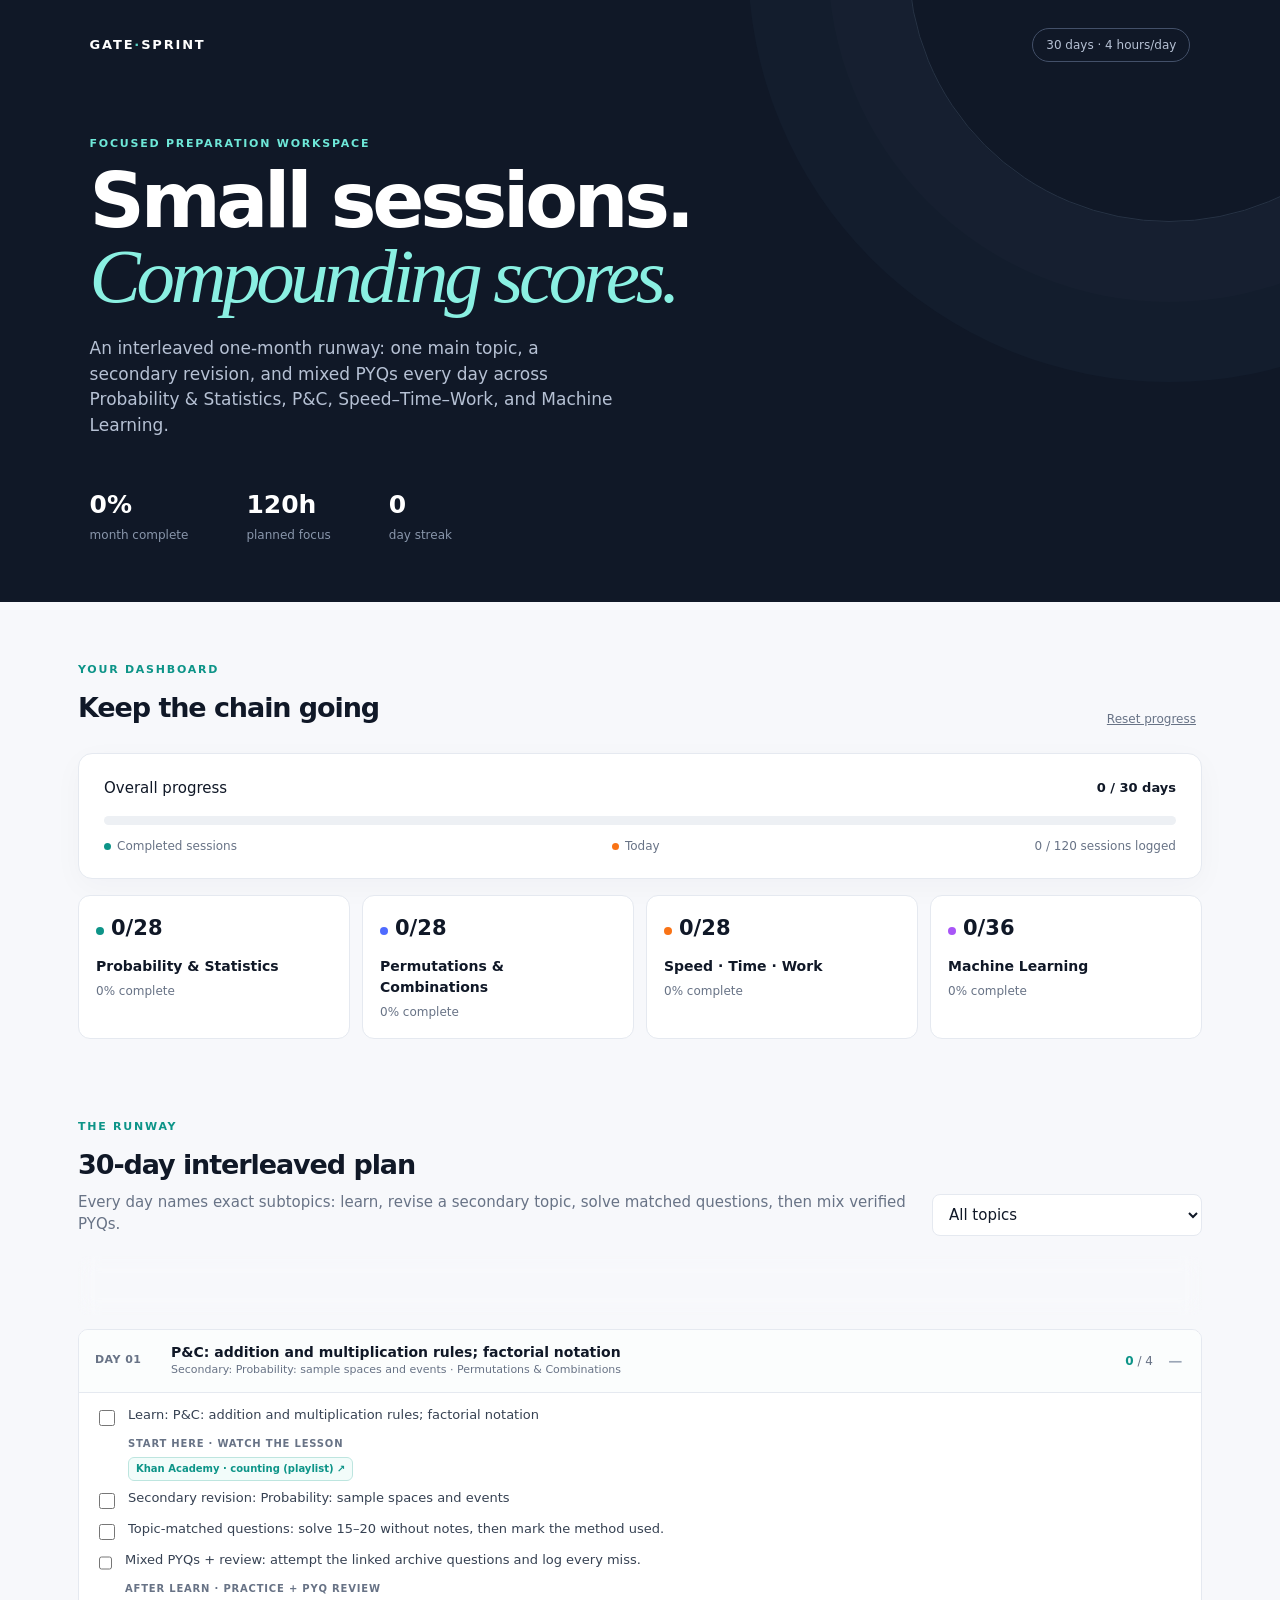
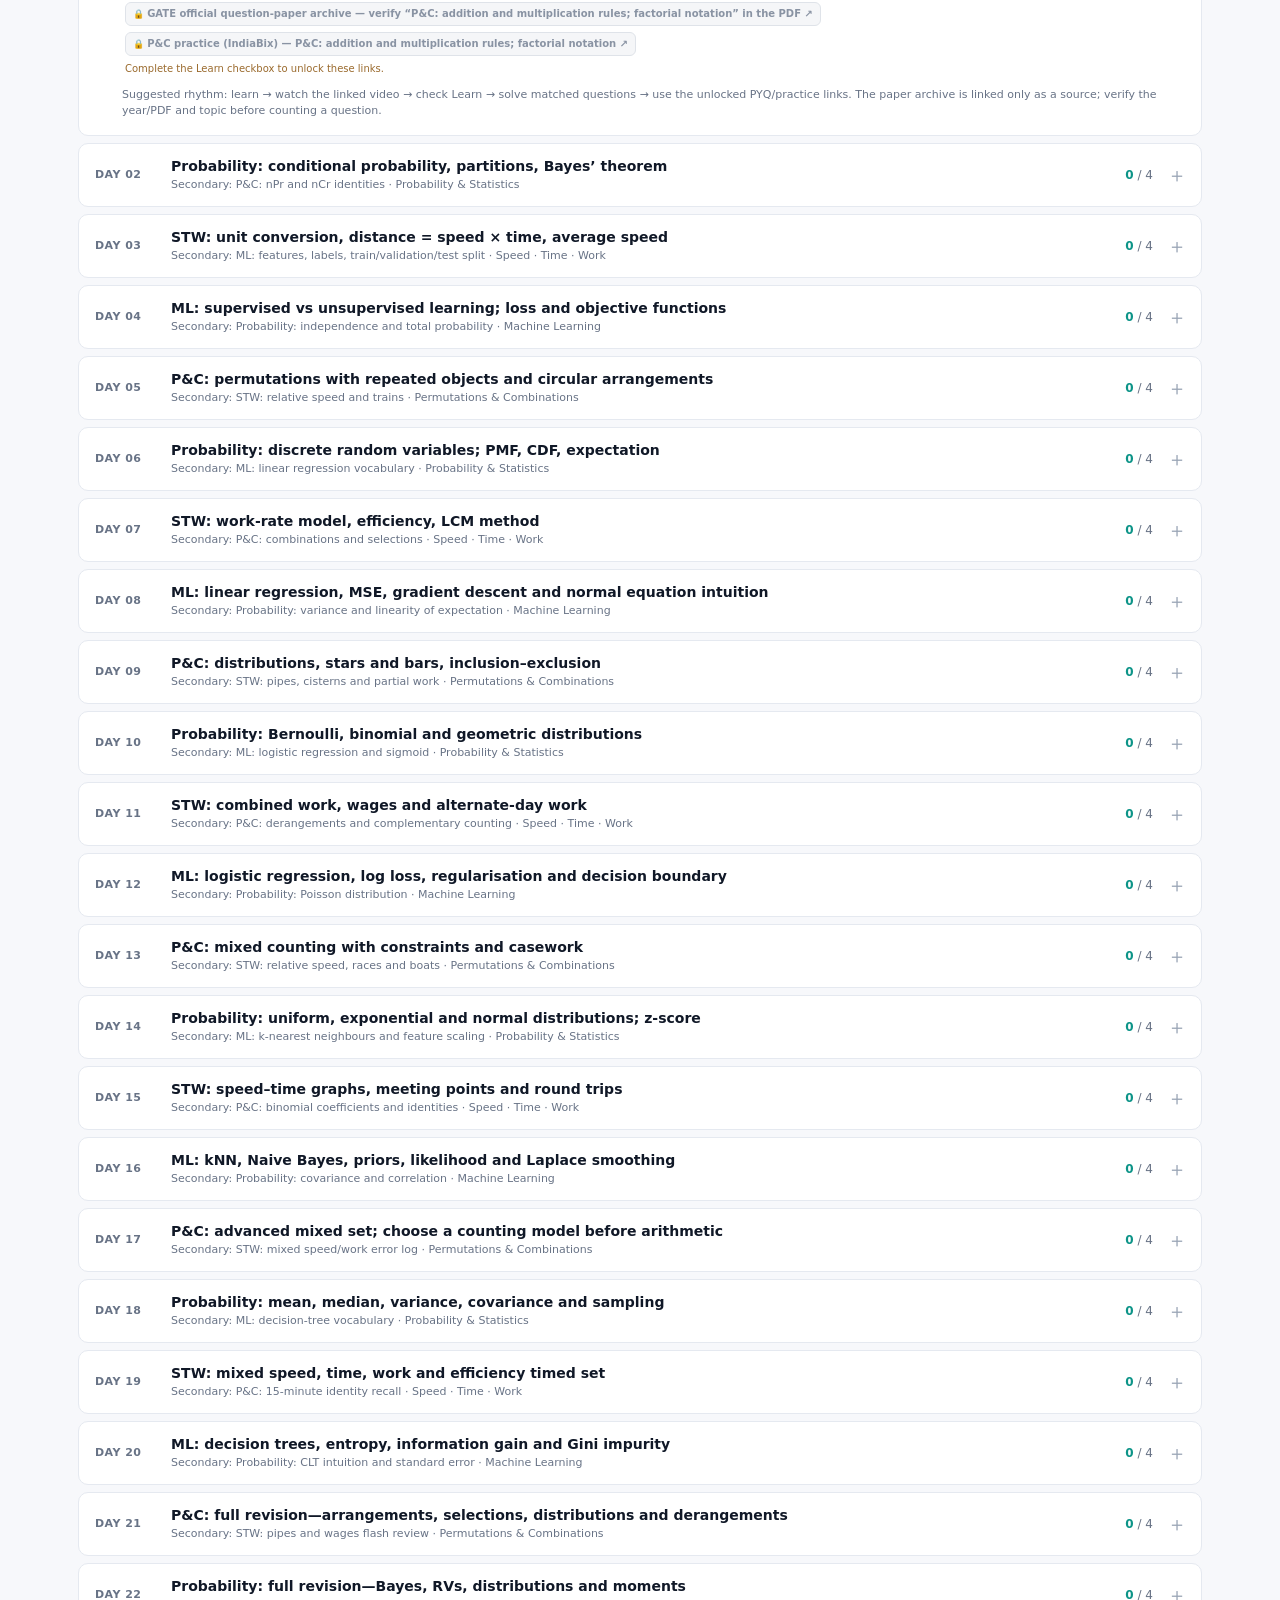
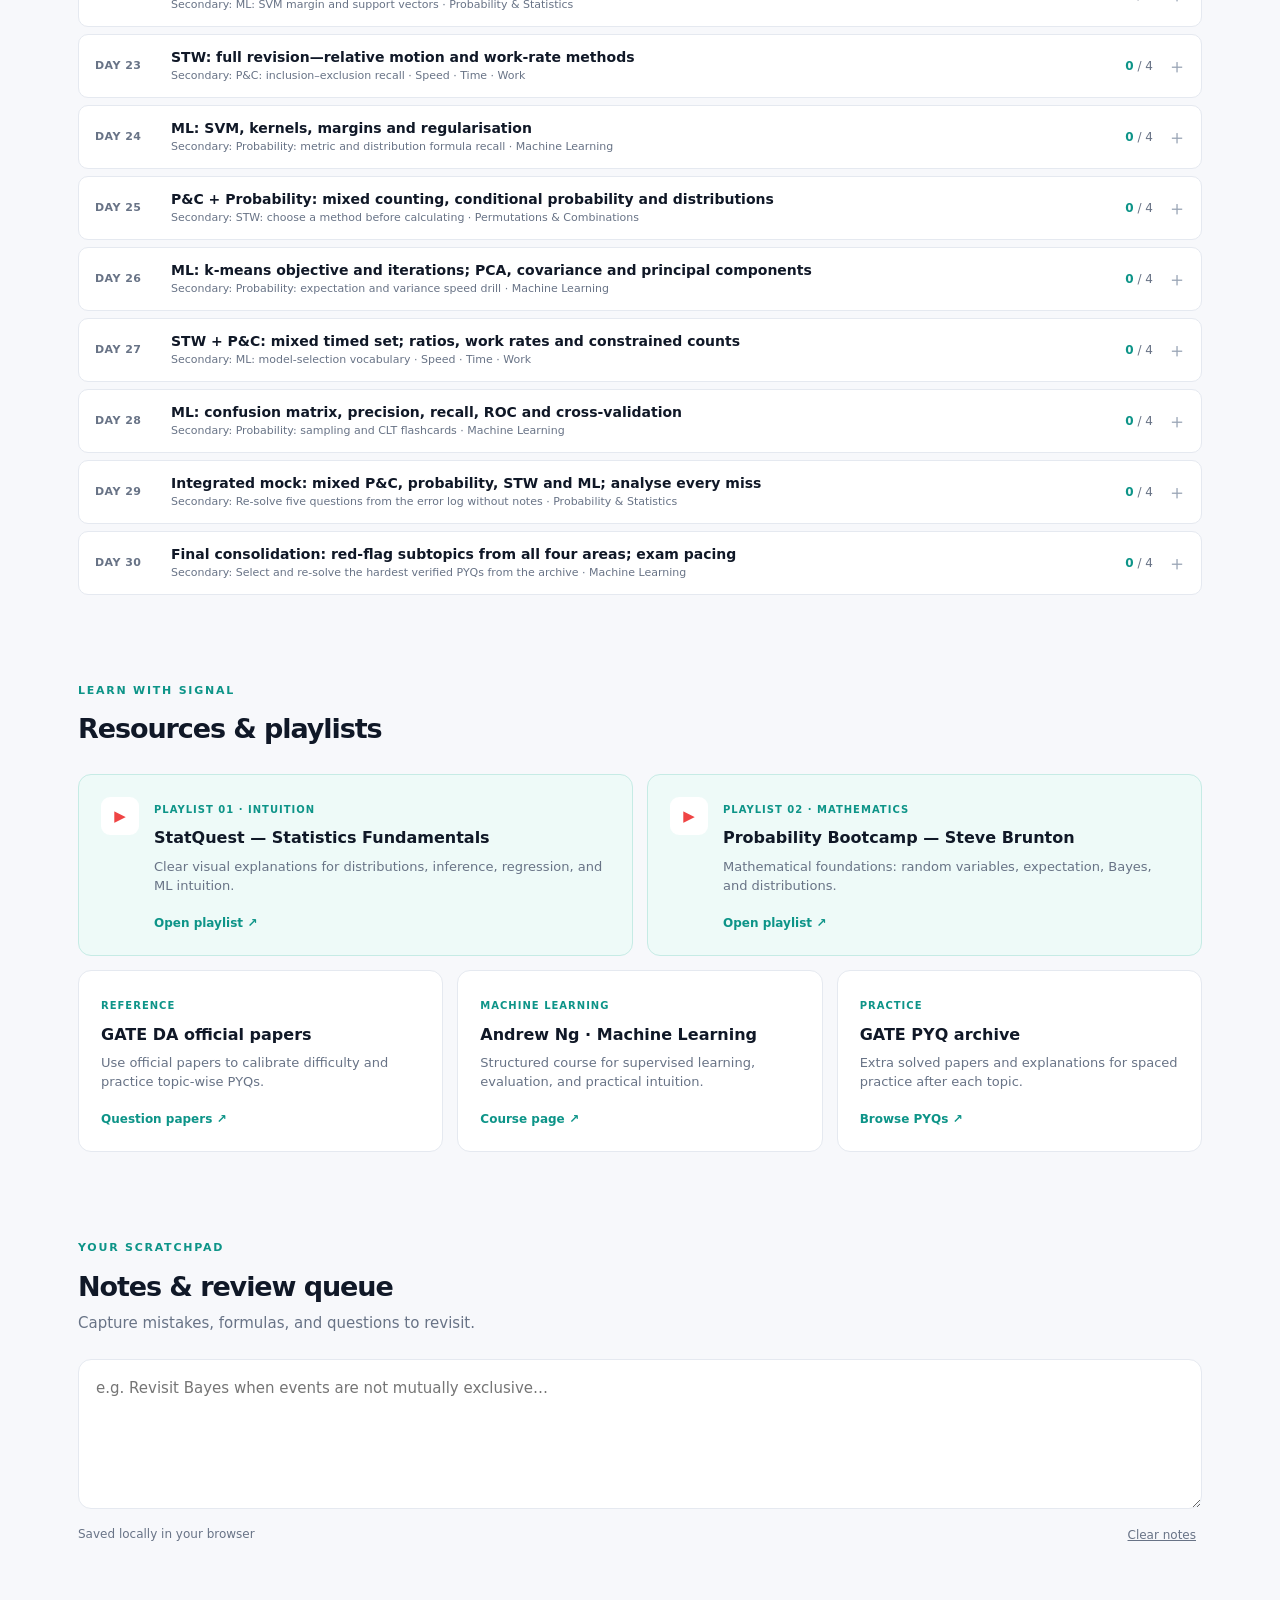
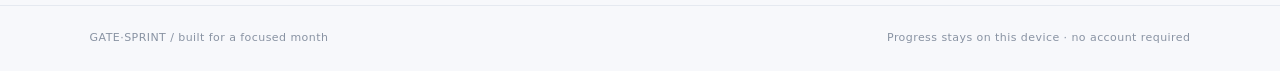
<file: index.html>
<!doctype html>
<html lang="en">
<head>
  <meta charset="utf-8">
  <meta name="viewport" content="width=device-width, initial-scale=1">
  <meta name="theme-color" content="#101827">
  <title>GATE Sprint · One-month study tracker</title>
  <link rel="stylesheet" href="styles.css">
</head>
<body>
  <header class="hero">
    <nav><span class="brand">GATE<span>·</span>SPRINT</span><span class="pill">30 days · 4 hours/day</span></nav>
    <div class="hero-copy">
      <p class="eyebrow">Focused preparation workspace</p>
      <h1>Small sessions.<br><em>Compounding scores.</em></h1>
      <p class="lede">An interleaved one-month runway: one main topic, a secondary revision, and mixed PYQs every day across Probability &amp; Statistics, P&amp;C, Speed–Time–Work, and Machine Learning.</p>
    </div>
    <div class="hero-stats"><div><strong id="heroDone">0%</strong><span>month complete</span></div><div><strong>120h</strong><span>planned focus</span></div><div><strong id="heroStreak">0</strong><span>day streak</span></div></div>
  </header>

  <main>
    <section class="dashboard">
      <div class="section-heading"><div><p class="eyebrow">Your dashboard</p><h2>Keep the chain going</h2></div><button id="resetBtn" class="text-btn">Reset progress</button></div>
      <div class="progress-card">
        <div class="progress-top"><span>Overall progress</span><strong id="overallLabel">0 / 30 days</strong></div>
        <div class="bar"><i id="overallBar"></i></div>
        <div class="legend"><span><i class="dot teal"></i>Completed sessions</span><span><i class="dot orange"></i>Today</span><span id="hoursLabel">0 / 120 hours logged</span></div>
      </div>
      <div class="topic-grid" id="topicSummary"></div>
    </section>

    <section class="tracker-section">
      <div class="section-heading">
        <div><p class="eyebrow">The runway</p><h2>30-day interleaved plan</h2><p class="subtle">Every day names exact subtopics: learn, revise a secondary topic, solve matched questions, then mix verified PYQs.</p></div>
        <select id="topicFilter" aria-label="Filter by topic"><option value="all">All topics</option><option value="probability">Probability &amp; Statistics</option><option value="pnc">Permutations &amp; Combinations</option><option value="stw">Speed · Time · Work</option><option value="ml">Machine Learning</option></select>
      </div>
      <div class="sticky-progress" aria-label="Plan progress">
        <div><strong id="stickyLabel">0 / 30 days</strong><span id="stickyHint">Start with Day 01</span></div>
        <div class="sticky-actions"><button id="nextDayBtn" type="button">Open next day</button><a href="#resources">Resources</a></div>
      </div>
      <div id="dayList" class="day-list"></div>
    </section>

    <section class="resources" id="resources">
      <div class="section-heading"><div><p class="eyebrow">Learn with signal</p><h2>Resources &amp; playlists</h2></div></div>
      <div class="resource-grid">
        <article class="resource featured"><div class="resource-icon">▶</div><div><span class="tag">Playlist 01 · intuition</span><h3>StatQuest — Statistics Fundamentals</h3><p>Clear visual explanations for distributions, inference, regression, and ML intuition.</p><a href="https://www.youtube.com/playlist?list=PLblh5JKOoLUK0FLuzwntyYI10UQFUhsY9" target="_blank" rel="noopener">Open playlist ↗</a></div></article>
        <article class="resource featured"><div class="resource-icon">▶</div><div><span class="tag">Playlist 02 · mathematics</span><h3>Probability Bootcamp — Steve Brunton</h3><p>Mathematical foundations: random variables, expectation, Bayes, and distributions.</p><a href="https://www.youtube.com/playlist?list=PLMrJAkhIeNNR3sNYvfgiKgcStwuPSts9V" target="_blank" rel="noopener">Open playlist ↗</a></div></article>
        <article class="resource"><span class="tag">Reference</span><h3>GATE DA official papers</h3><p>Use official papers to calibrate difficulty and practice topic-wise PYQs.</p><a href="https://gate2025.iitr.ac.in/question-papers.html" target="_blank" rel="noopener">Question papers ↗</a></article>
        <article class="resource"><span class="tag">Machine learning</span><h3>Andrew Ng · Machine Learning</h3><p>Structured course for supervised learning, evaluation, and practical intuition.</p><a href="https://www.coursera.org/specializations/machine-learning-introduction" target="_blank" rel="noopener">Course page ↗</a></article>
        <article class="resource"><span class="tag">Practice</span><h3>GATE PYQ archive</h3><p>Extra solved papers and explanations for spaced practice after each topic.</p><a href="https://www.geeksforgeeks.org/gate/gate-previous-year-question-paper/" target="_blank" rel="noopener">Browse PYQs ↗</a></article>
      </div>
    </section>

    <section class="notes-section">
      <div class="section-heading"><div><p class="eyebrow">Your scratchpad</p><h2>Notes &amp; review queue</h2><p class="subtle">Capture mistakes, formulas, and questions to revisit.</p></div></div>
      <textarea id="notes" placeholder="e.g. Revisit Bayes when events are not mutually exclusive…"></textarea>
      <div class="notes-footer"><span id="saveStatus">Saved locally in your browser</span><button id="clearNotes" class="text-btn">Clear notes</button></div>
    </section>
  </main>
  <footer><span>GATE·SPRINT / built for a focused month</span><span>Progress stays on this device · no account required</span></footer>
  <script src="app.js"></script>
</body>
</html>
</file>
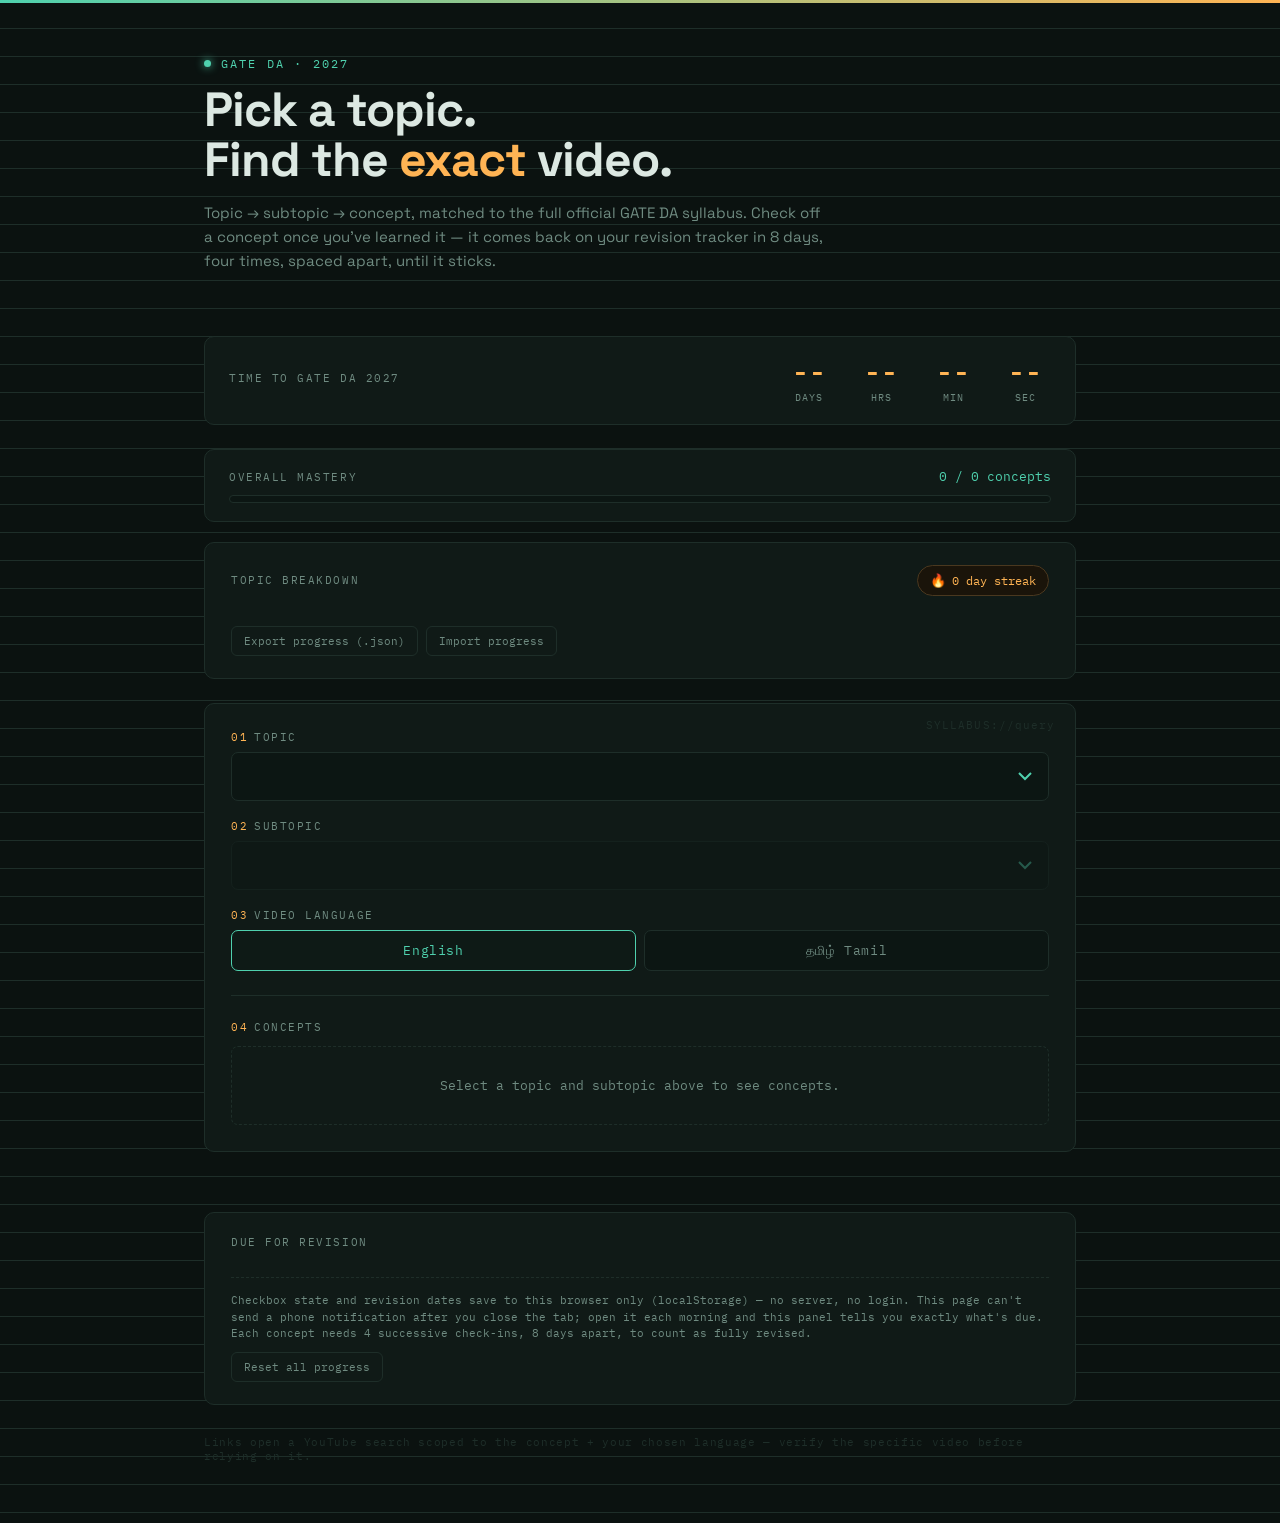
<file: html.html>
<!DOCTYPE html>
<html lang="en">
<head>
<meta charset="UTF-8">
<meta name="viewport" content="width=device-width, initial-scale=1.0">
<title>GATE DA — Syllabus Navigator</title>
<meta name="description" content="Topic-wise GATE Data Science & AI syllabus navigator with concept-level video search, English/Tamil toggle, spaced-repetition revision tracker, and live exam countdown.">
<meta property="og:title" content="GATE DA — Syllabus Navigator">
<meta property="og:description" content="Full GATE DA syllabus, broken into topic → subtopic → concept, each linked to a targeted video search. Built-in spaced-repetition revision tracker and countdown to GATE 2027.">
<meta property="og:type" content="website">
<meta name="theme-color" content="#0b1210">
<link rel="icon" href="data:image/svg+xml,%3Csvg xmlns='http://www.w3.org/2000/svg' viewBox='0 0 32 32'%3E%3Crect width='32' height='32' rx='7' fill='%23101a17'/%3E%3Ccircle cx='16' cy='16' r='7' fill='none' stroke='%234fd1ae' stroke-width='2.5'/%3E%3Ccircle cx='16' cy='16' r='2.5' fill='%23ffb454'/%3E%3C/svg%3E">
<style>
  @import url('https://fonts.googleapis.com/css2?family=IBM+Plex+Mono:wght@400;500;600;700&family=Space+Grotesk:wght@400;500;600;700&display=swap');

  :root{
    --bg: #0b1210;
    --panel: #101a17;
    --line: #1e2e29;
    --text: #dce8e2;
    --dim: #6f8b81;
    --signal: #ffb454;
    --danger: #ff6b6b;
    --wire: #4fd1ae;
  }

  *{ box-sizing: border-box; }

  body{
    margin:0;
    background:
      linear-gradient(var(--line) 1px, transparent 1px) 0 0/100% 28px,
      var(--bg);
    color: var(--text);
    font-family: 'Space Grotesk', sans-serif;
    min-height: 100vh;
  }

  .rail{
    position: fixed; top:0; left:0; right:0; height:3px;
    background: linear-gradient(90deg, var(--wire), var(--signal), var(--wire));
    background-size: 200% 100%;
    animation: flow 6s linear infinite;
  }
  @keyframes flow{ to{ background-position: -200% 0; } }
  @media (prefers-reduced-motion: reduce){ .rail{ animation:none; } }

  header{ max-width: 920px; margin: 0 auto; padding: 56px 24px 24px; }

  .eyebrow{
    font-family:'IBM Plex Mono', monospace;
    font-size: 12px; letter-spacing: .18em; color: var(--wire);
    text-transform: uppercase; margin-bottom: 14px;
    display:flex; align-items:center; gap:10px;
  }
  .eyebrow::before{
    content:""; width:7px; height:7px; border-radius:50%;
    background: var(--wire); box-shadow: 0 0 8px var(--wire);
  }

  h1{
    font-size: clamp(30px, 5vw, 48px);
    line-height: 1.05; margin: 0 0 12px;
    font-weight: 700; letter-spacing: -0.02em;
  }
  h1 span{ color: var(--signal); }

  .sub{ color: var(--dim); max-width: 62ch; font-size: 15px; line-height: 1.6; }

  .countdown{ max-width: 920px; margin: 24px auto 0; padding: 0 24px; }
  .countdown-panel{
    background: var(--panel); border: 1px solid var(--line); border-radius: 10px;
    padding: 20px 24px; display: flex; align-items: center; justify-content: space-between;
    flex-wrap: wrap; gap: 16px;
  }
  .countdown-label{
    font-family:'IBM Plex Mono', monospace; font-size: 11px;
    letter-spacing: .14em; text-transform: uppercase; color: var(--dim);
  }
  .countdown-label .date{ display:block; color: var(--wire); font-size: 12px; margin-top: 4px; }
  .countdown-units{ display:flex; gap: 20px; }
  .unit{ text-align:center; min-width: 52px; }
  .unit .num{
    font-family:'IBM Plex Mono', monospace; font-size: 28px; font-weight: 600;
    color: var(--signal); line-height: 1; font-variant-numeric: tabular-nums;
  }
  .unit .lbl{
    font-family:'IBM Plex Mono', monospace; font-size: 10px; letter-spacing: .1em;
    text-transform: uppercase; color: var(--dim); margin-top: 6px;
  }

  main{ max-width: 920px; margin: 0 auto; padding: 24px 24px 40px; }

  .console{
    background: var(--panel); border: 1px solid var(--line); border-radius: 10px;
    padding: 26px; position: relative; overflow: hidden;
  }
  .console::before{
    content: "SYLLABUS://query";
    position:absolute; top:14px; right:20px;
    font-family:'IBM Plex Mono', monospace; font-size: 10.5px;
    letter-spacing: .1em; color: var(--line);
  }

  .field{ margin-bottom: 18px; }
  .field label{
    display:block; font-family:'IBM Plex Mono', monospace; font-size: 11px;
    letter-spacing: .14em; text-transform: uppercase; color: var(--dim); margin-bottom: 8px;
  }
  .field label .n{ color: var(--signal); margin-right: 6px; }

  select{
    width: 100%; background: #0c1613; border: 1px solid var(--line); color: var(--text);
    font-family: 'Space Grotesk', sans-serif; font-size: 16px; padding: 13px 16px;
    border-radius: 7px; appearance: none; -webkit-appearance: none; cursor: pointer;
    background-image: url("data:image/svg+xml,%3Csvg xmlns='http://www.w3.org/2000/svg' width='14' height='9' viewBox='0 0 14 9'%3E%3Cpath d='M1 1l6 6 6-6' stroke='%234fd1ae' stroke-width='2' fill='none' fill-rule='evenodd'/%3E%3C/svg%3E");
    background-repeat: no-repeat; background-position: right 16px center;
    transition: border-color .15s ease;
  }
  select:hover{ border-color: var(--wire); }
  select:focus{ outline: 2px solid var(--signal); outline-offset: 2px; }
  select:disabled{ opacity: .35; cursor: not-allowed; }

  .lang-toggle{ display:flex; gap: 8px; }
  .lang-btn{
    flex:1; background:#0c1613; border:1px solid var(--line); color: var(--dim);
    font-family:'IBM Plex Mono', monospace; font-size: 12.5px; letter-spacing:.05em;
    padding: 11px 10px; border-radius: 7px; cursor:pointer; transition: all .15s ease;
  }
  .lang-btn.active{ border-color: var(--wire); color: var(--wire); background:#0e1a16; }
  .lang-btn:hover{ border-color: var(--wire); }

  .divider{ height:1px; background: var(--line); margin: 24px 0; }

  .concepts{ display: flex; flex-direction: column; gap: 10px; }

  .concept-row{
    display:flex; align-items:center; gap: 12px;
    padding: 13px 14px; background: #0c1613; border: 1px solid var(--line);
    border-radius: 7px; opacity: 0; animation: rise .4s ease forwards;
    transition: border-color .15s ease;
  }
  .concept-row:hover{ border-color: #2a4038; }
  .concept-row.due{ border-color: var(--danger); }

  .cb{
    width: 20px; height: 20px; flex-shrink:0; border-radius: 5px;
    border: 1.5px solid var(--line); background: #0c1613; cursor: pointer;
    display:flex; align-items:center; justify-content:center; padding:0;
    color: var(--bg); font-size: 13px; font-weight:700; font-family: inherit;
    transition: all .15s ease;
  }
  .cb:hover{ border-color: var(--wire); }
  .cb.checked{ background: var(--wire); border-color: var(--wire); }

  .concept-main{ flex:1; min-width:0; }
  .concept-row .name{ font-size: 14.5px; font-weight: 500; display:block; }
  .concept-meta{
    font-family:'IBM Plex Mono', monospace; font-size: 10.5px; color: var(--dim);
    margin-top: 3px; display:flex; gap: 10px; flex-wrap:wrap;
  }
  .concept-meta .due-tag{ color: var(--danger); }
  .concept-meta .done-tag{ color: var(--wire); }

  .watch-link{
    font-family:'IBM Plex Mono', monospace; font-size: 11px; color: var(--dim);
    text-decoration:none; white-space:nowrap; flex-shrink:0;
    padding: 8px 12px; border: 1px solid var(--line); border-radius: 6px;
    transition: all .15s ease;
  }
  .watch-link:hover{ color: var(--signal); border-color: var(--signal); }

  @keyframes rise{ from{ opacity:0; transform: translateY(6px); } to{ opacity:1; transform: translateY(0); } }

  .empty{
    color: var(--dim); font-family:'IBM Plex Mono', monospace; font-size: 13px;
    padding: 30px 4px; text-align: center; border: 1px dashed var(--line); border-radius: 7px;
  }

  .cb:focus-visible, .watch-link:focus-visible, .lang-btn:focus-visible, select:focus-visible{
    outline: 2px solid var(--signal); outline-offset: 2px;
  }

  .progress-wrap{
    max-width: 920px; margin: 24px auto 0; padding: 0 24px;
  }
  .progress-panel{
    background: var(--panel); border: 1px solid var(--line); border-radius: 10px;
    padding: 18px 24px;
  }
  .progress-top{
    display:flex; justify-content:space-between; align-items:baseline; margin-bottom: 10px;
  }
  .progress-top .lbl{
    font-family:'IBM Plex Mono', monospace; font-size: 11px; letter-spacing:.14em;
    text-transform:uppercase; color: var(--dim);
  }
  .progress-top .val{
    font-family:'IBM Plex Mono', monospace; font-size: 13px; color: var(--wire);
  }
  .progress-bar{
    height: 8px; background: #0c1613; border: 1px solid var(--line); border-radius: 5px; overflow:hidden;
  }
  .progress-fill{
    height: 100%; background: linear-gradient(90deg, var(--wire), var(--signal));
    border-radius: 5px; transition: width .4s ease; width: 0%;
  }

  .dash{ max-width: 920px; margin: 20px auto 0; padding: 0 24px; }
  .dash-panel{
    background: var(--panel); border: 1px solid var(--line); border-radius: 10px; padding: 22px 26px;
  }
  .dash-head{ display:flex; align-items:center; justify-content:space-between; margin-bottom: 16px; flex-wrap:wrap; gap:10px; }
  .dash-title{
    font-family:'IBM Plex Mono', monospace; font-size: 11px; letter-spacing:.14em;
    text-transform:uppercase; color: var(--dim);
  }
  .streak-badge{
    font-family:'IBM Plex Mono', monospace; font-size: 12px; color: var(--signal);
    border: 1px solid var(--signal-border, #4a381f); background: #1a140a; padding: 6px 12px;
    border-radius: 20px; display:flex; align-items:center; gap:6px;
  }
  .streak-badge .fire{ font-size: 13px; }

  .dash-grid{
    display: grid; grid-template-columns: repeat(auto-fill, minmax(190px, 1fr)); gap: 10px;
  }
  .dash-card{
    background:#0c1613; border:1px solid var(--line); border-radius:8px; padding:14px;
    cursor:pointer; transition: border-color .15s ease, transform .1s ease; text-align:left;
    font-family: inherit; color: var(--text);
  }
  .dash-card:hover{ border-color: var(--wire); transform: translateY(-2px); }
  .dash-card .t-name{ font-size: 13px; font-weight:600; margin-bottom: 8px; display:block; }
  .dash-card .t-bar{ height:5px; background:#0a1310; border-radius:4px; overflow:hidden; margin-bottom: 6px; }
  .dash-card .t-fill{ height:100%; background: var(--wire); border-radius:4px; }
  .dash-card .t-pct{ font-family:'IBM Plex Mono', monospace; font-size: 10.5px; color: var(--dim); }

  .mini-progress{
    display:flex; align-items:center; gap: 10px; margin-top: -6px; margin-bottom: 16px;
  }
  .mini-progress .bar{ flex:1; height:5px; background:#0c1613; border:1px solid var(--line); border-radius:4px; overflow:hidden; }
  .mini-progress .bar-fill{ height:100%; background: var(--wire); border-radius:4px; transition: width .3s ease; }
  .mini-progress .label{ font-family:'IBM Plex Mono', monospace; font-size: 10.5px; color: var(--dim); white-space:nowrap; }

  .concept-row.mastered{ opacity: .58; }
  .concept-row.mastered .name{ text-decoration: line-through; text-decoration-color: var(--wire); }

  .io-buttons{ display:flex; gap:8px; margin-top: 14px; }
  .io-btn{
    background:none; border:1px solid var(--line); color:var(--dim);
    font-family:'IBM Plex Mono', monospace; font-size:10.5px; padding:7px 12px;
    border-radius:6px; cursor:pointer; transition: all .15s ease;
  }
  .io-btn:hover{ border-color: var(--wire); color: var(--wire); }

  .tracker{ max-width: 920px; margin: 20px auto 0; padding: 0 24px; }
  .tracker-panel{
    background: var(--panel); border: 1px solid var(--line); border-radius: 10px; padding: 22px 26px;
  }
  .tracker-head{ display:flex; align-items:center; justify-content:space-between; margin-bottom: 14px; }
  .tracker-title{
    font-family:'IBM Plex Mono', monospace; font-size: 11px; letter-spacing:.14em;
    text-transform:uppercase; color: var(--dim);
  }
  .tracker-title .count{ color: var(--danger); }
  .tracker-list{ display:flex; flex-direction:column; gap:8px; }
  .tracker-item{
    display:flex; justify-content:space-between; align-items:center;
    padding: 10px 12px; background:#0c1613; border:1px solid var(--line); border-radius:6px;
    font-size: 13px;
  }
  .tracker-item .path{ color: var(--dim); font-size: 11px; font-family:'IBM Plex Mono', monospace; }
  .tracker-empty{ color: var(--dim); font-family:'IBM Plex Mono', monospace; font-size: 12.5px; }

  .note{
    font-family:'IBM Plex Mono', monospace; font-size: 10.5px; color: var(--dim);
    line-height: 1.6; margin-top: 14px; padding-top: 14px; border-top: 1px dashed var(--line);
  }

  footer{
    max-width: 920px; margin: 0 auto; padding: 30px 24px 60px;
    color: var(--line); font-family:'IBM Plex Mono', monospace; font-size: 11px; letter-spacing: .06em;
  }
</style>
</head>
<body>
<div class="rail"></div>

<header>
  <div class="eyebrow">GATE DA · 2027</div>
  <h1>Pick a topic.<br>Find the <span>exact</span> video.</h1>
  <p class="sub">Topic → subtopic → concept, matched to the full official GATE DA syllabus. Check off a concept once you've learned it — it comes back on your revision tracker in 8 days, four times, spaced apart, until it sticks.</p>
</header>

<div class="countdown">
  <div class="countdown-panel">
    <div class="countdown-label">Time to GATE DA 2027<span class="date" id="examDateLabel"></span></div>
    <div class="countdown-units" id="countdownUnits">
      <div class="unit"><div class="num" id="cd-days">--</div><div class="lbl">Days</div></div>
      <div class="unit"><div class="num" id="cd-hours">--</div><div class="lbl">Hrs</div></div>
      <div class="unit"><div class="num" id="cd-mins">--</div><div class="lbl">Min</div></div>
      <div class="unit"><div class="num" id="cd-secs">--</div><div class="lbl">Sec</div></div>
    </div>
  </div>
</div>

<div class="progress-wrap">
  <div class="progress-panel">
    <div class="progress-top">
      <span class="lbl">Overall mastery</span>
      <span class="val" id="progressVal">0 / 0 concepts</span>
    </div>
    <div class="progress-bar"><div class="progress-fill" id="progressFill"></div></div>
  </div>
</div>

<div class="dash">
  <div class="dash-panel">
    <div class="dash-head">
      <span class="dash-title">Topic breakdown</span>
      <div class="streak-badge" id="streakBadge"><span class="fire">🔥</span><span id="streakVal">0 day streak</span></div>
    </div>
    <div class="dash-grid" id="dashGrid"></div>
    <div class="io-buttons">
      <button type="button" class="io-btn" id="exportBtn">Export progress (.json)</button>
      <button type="button" class="io-btn" id="importBtn">Import progress</button>
      <input type="file" id="importFile" accept="application/json" style="display:none;">
    </div>
  </div>
</div>

<main>
  <div class="console">
    <div class="field">
      <label><span class="n">01</span>Topic</label>
      <select id="topicSelect"></select>
    </div>
    <div class="field">
      <label><span class="n">02</span>Subtopic</label>
      <select id="subtopicSelect" disabled></select>
    </div>
    <div class="field">
      <label><span class="n">03</span>Video language</label>
      <div class="lang-toggle">
        <button class="lang-btn active" data-lang="english" id="btnEnglish">English</button>
        <button class="lang-btn" data-lang="tamil" id="btnTamil">தமிழ் Tamil</button>
      </div>
    </div>

    <div class="divider"></div>

    <label style="display:block; font-family:'IBM Plex Mono', monospace; font-size:11px; letter-spacing:.14em; text-transform:uppercase; color:var(--dim); margin-bottom:12px;">
      <span style="color:var(--signal); margin-right:6px;">04</span>Concepts
    </label>
    <div class="mini-progress" id="miniProgress" style="display:none;">
      <span class="label" id="miniProgressLabel">0 / 0</span>
      <div class="bar"><div class="bar-fill" id="miniProgressFill"></div></div>
    </div>
    <div class="concepts" id="conceptList">
      <div class="empty">Select a topic and subtopic above to see concepts.</div>
    </div>
  </div>
</main>

<div class="tracker">
  <div class="tracker-panel">
    <div class="tracker-head">
      <div class="tracker-title">Due for revision <span class="count" id="dueCount"></span></div>
    </div>
    <div class="tracker-list" id="trackerList"></div>
    <div class="note">
      Checkbox state and revision dates save to this browser only (localStorage) — no server, no login. This page can't send a phone notification after you close the tab; open it each morning and this panel tells you exactly what's due. Each concept needs 4 successive check-ins, 8 days apart, to count as fully revised.
      <button type="button" id="resetBtn" style="margin-top:10px; display:block; background:none; border:1px solid var(--line); color:var(--dim); font-family:'IBM Plex Mono', monospace; font-size:10.5px; padding:7px 12px; border-radius:6px; cursor:pointer;">Reset all progress</button>
    </div>
  </div>
</div>

<footer>
  Links open a YouTube search scoped to the concept + your chosen language — verify the specific video before relying on it.
</footer>

<script>
const DATA = {
  "Linear Algebra": {
    "Vectors & Spaces": ["Vector spaces and subspaces", "Linear dependence and independence", "Basis and dimension", "Span of vectors"],
    "Matrices": ["Matrix general properties", "Rank and nullity of a matrix", "Determinant of a matrix", "Matrix inverse", "Gaussian elimination", "Systems of linear equations"],
    "Special Matrices": ["Projection matrix", "Orthogonal matrix", "Idempotent matrix", "Partition matrix", "Quadratic forms"],
    "Eigen Theory": ["Eigenvalues and eigenvectors", "Diagonalization of matrix", "Symmetric matrices"],
    "Decompositions": ["Singular value decomposition SVD", "LU decomposition", "Orthogonal projections"]
  },
  "Probability & Statistics": {
    "Probability Basics": ["Probability axioms and sample space", "Conditional and joint probability", "Bayes theorem", "Independent and mutually exclusive events", "Permutations and combinations counting"],
    "Random Variables": ["Random variables and PMF", "Marginal probability", "Conditional expectation and variance", "Continuous PDF and CDF", "Conditional PDF"],
    "Distributions": ["Uniform and Bernoulli distribution", "Binomial distribution", "Poisson distribution", "Normal and standard normal distribution", "t distribution", "Chi squared distribution", "Exponential distribution"],
    "Descriptive Statistics": ["Mean median mode standard deviation", "Correlation and covariance"],
    "Statistical Inference": ["Central Limit Theorem CLT", "Maximum Likelihood Estimation MLE", "Confidence intervals", "Hypothesis testing basics", "z-test", "t-test", "Chi-squared test", "Linear regression theory"]
  },
  "Calculus & Optimization": {
    "Differentiation": ["Single variable calculus", "Partial derivatives", "Gradient and Jacobian", "Chain rule for backpropagation", "Maxima and minima"],
    "Optimization": ["Convex functions", "Gradient descent", "Stochastic gradient descent", "Lagrange multipliers"]
  },
  "Programming & Data Structures": {
    "Python Foundations": ["Python data types", "Functions and recursion", "Object oriented programming basics"],
    "Data Structures": ["Arrays and strings", "Linked lists", "Stacks and queues", "Trees and binary search trees", "Graphs and graph traversal", "Hash tables"],
    "Algorithms": ["Sorting algorithms", "Searching algorithms", "Time complexity and Big O"]
  },
  "Database Management & Warehousing": {
    "SQL": ["SQL queries basics", "SQL joins", "Normalization 1NF 2NF 3NF BCNF", "Keys and constraints"],
    "Data Warehousing": ["ETL process explained", "OLAP vs OLTP", "Star schema and snowflake schema", "Data cubes and aggregation"]
  },
  "Machine Learning": {
    "Supervised Learning": ["Linear regression", "Logistic regression", "Decision trees", "Support vector machines SVM", "K nearest neighbours KNN", "Naive Bayes classifier"],
    "Unsupervised Learning": ["K means clustering", "Hierarchical clustering", "Principal component analysis PCA"],
    "Ensemble Methods": ["Random forest", "Bagging and boosting", "XGBoost explained"
</file>
<file: styles.css>
:root{--ink:#101827;--muted:#687386;--paper:#f7f8fb;--line:#e5e9f0;--teal:#0d9488;--teal-light:#d8f3ef;--orange:#f97316;--blue:#4f6bff;--serif:Georgia,"Times New Roman",serif}
*{box-sizing:border-box}body{margin:0;background:var(--paper);color:var(--ink);font:15px/1.5 Inter,ui-sans-serif,system-ui,-apple-system,"Segoe UI",sans-serif}a{color:inherit}button,select,textarea{font:inherit}.hero{background:var(--ink);color:#fff;padding:28px max(7vw,28px) 58px;position:relative;overflow:hidden}.hero:after{content:"";position:absolute;width:520px;height:520px;border:1px solid #334155;border-radius:50%;right:-150px;top:-300px;box-shadow:0 0 0 80px #1a2435,0 0 0 160px #152031;opacity:.65}.hero nav{display:flex;justify-content:space-between;align-items:center;position:relative;z-index:1}.brand{font-weight:800;letter-spacing:.14em;font-size:13px}.brand span{color:#59d4c8}.pill{border:1px solid #435069;border-radius:30px;padding:7px 13px;color:#b6c1d4;font-size:12px}.hero-copy{max-width:760px;padding:74px 0 48px;position:relative;z-index:1}.eyebrow{color:var(--teal);font-size:11px;font-weight:800;letter-spacing:.16em;text-transform:uppercase;margin:0 0 10px}.hero .eyebrow{color:#6ee7d8}.hero h1{font-size:clamp(42px,6vw,80px);line-height:.98;letter-spacing:-.055em;margin:0 0 22px}.hero h1 em{font-family:var(--serif);font-weight:400;color:#8af0e2}.lede{color:#b6c1d4;max-width:540px;font-size:17px;margin:0}.hero-stats{display:flex;gap:58px;position:relative;z-index:1}.hero-stats div{display:flex;flex-direction:column}.hero-stats strong{font-size:25px}.hero-stats span{color:#8996ab;font-size:12px;margin-top:2px}main{max-width:1180px;margin:0 auto;padding:60px 28px}.section-heading{display:flex;justify-content:space-between;align-items:end;gap:20px;margin-bottom:24px}.section-heading h2{font-size:27px;letter-spacing:-.04em;margin:0}.subtle{color:var(--muted);margin:5px 0 0}.text-btn{border:0;background:none;color:var(--muted);cursor:pointer;font-size:12px;text-decoration:underline}.progress-card{background:#fff;border:1px solid var(--line);border-radius:14px;padding:23px 25px;box-shadow:0 8px 30px #17203308}.progress-top,.legend{display:flex;justify-content:space-between;align-items:center}.progress-top strong{font-size:13px}.bar{height:9px;background:#edf0f4;border-radius:20px;overflow:hidden;margin:17px 0 12px}.bar i{display:block;height:100%;width:0;background:linear-gradient(90deg,var(--teal),#4fd1c5);border-radius:20px;transition:width .4s}.legend{color:var(--muted);font-size:12px}.dot{display:inline-block;width:7px;height:7px;border-radius:50%;margin-right:6px}.teal{background:var(--teal)}.orange{background:var(--orange)}.topic-grid{display:grid;grid-template-columns:repeat(4,1fr);gap:12px;margin-top:16px}.topic-card{padding:17px;background:#fff;border:1px solid var(--line);border-radius:12px}.topic-card .topic-mark{width:8px;height:8px;border-radius:50%;display:inline-block;margin-right:7px}.topic-card h3{font-size:14px;margin:11px 0 5px}.topic-card p{color:var(--muted);font-size:12px;margin:0}.topic-card strong{font-size:21px}.tracker-section{padding-top:80px}.tracker-section select{background:#fff;border:1px solid var(--line);border-radius:8px;padding:10px 12px;color:var(--ink)}.day-list{display:grid;gap:10px}.day-card{background:#fff;border:1px solid var(--line);border-radius:12px;overflow:hidden}.day-head{display:grid;grid-template-columns:70px 1fr auto;align-items:center;gap:18px;padding:17px 20px;cursor:pointer}.day-number{font-weight:800;font-size:12px;color:var(--muted)}.day-title{font-weight:700}.day-title small{display:block;color:var(--muted);font-weight:400;margin-top:2px}.day-progress{font-size:12px;color:var(--muted)}.day-progress b{color:var(--teal)}.day-head:after{content:"＋";color:#9aa5b6;font-size:20px}.day-card.open .day-head:after{content:"−"}.day-body{display:none;border-top:1px solid var(--line);padding:16px 20px 20px}.day-card.open .day-body{display:block}.task-list{display:grid;gap:10px}.task{display:flex;gap:10px;align-items:flex-start;color:#364152}.task input{accent-color:var(--teal);margin-top:4px;width:16px;height:16px}.task.done>span{text-decoration:line-through;color:#9aa5b6}.task-meta{color:var(--muted);font-size:12px;margin:14px 0 0 27px}.resource-links{display:flex;flex-wrap:wrap;gap:7px;margin-top:9px}.resource-links a{display:inline-block;font-size:11px;font-weight:700;color:var(--teal);text-decoration:none;border:1px solid #bde5df;border-radius:6px;padding:4px 7px;background:#f2fcfa}.resource-links a.gated{opacity:.45;filter:grayscale(.7);pointer-events:none}.task.done>span .resource-links a{text-decoration:none;color:var(--teal)}.resources,.notes-section{padding-top:88px}.resource-grid{display:grid;grid-template-columns:repeat(6,1fr);gap:14px}.resource{background:#fff;border:1px solid var(--line);border-radius:13px;padding:22px;grid-column:span 2}.resource.featured{grid-column:span 3;background:#eefaf8;border-color:#c6ebe5;display:flex;gap:15px}.resource-icon{background:#fff;color:#ef4444;border-radius:9px;display:grid;place-items:center;width:38px;height:38px;flex:none}.tag{font-size:10px;color:var(--teal);font-weight:800;letter-spacing:.1em;text-transform:uppercase}.resource h3{font-size:16px;line-height:1.2;margin:9px 0}.resource p{font-size:13px;color:var(--muted);margin:0 0 15px}.resource a{font-size:12px;font-weight:700;color:var(--teal);text-decoration:none}.notes-section textarea{width:100%;min-height:150px;resize:vertical;border:1px solid var(--line);border-radius:13px;padding:17px;background:#fff;color:var(--ink);outline:none}.notes-section textarea:focus{border-color:var(--teal);box-shadow:0 0 0 3px #0d94881a}.notes-footer{display:flex;justify-content:space-between;color:var(--muted);font-size:12px;margin-top:10px}footer{border-top:1px solid var(--line);padding:24px max(7vw,28px);display:flex;justify-content:space-between;color:#8993a3;font-size:11px;letter-spacing:.04em}@media(max-width:700px){.hero{padding-bottom:38px}.hero-copy{padding:55px 0 38px}.hero-stats{gap:25px}.hero-stats strong{font-size:20px}.topic-grid{grid-template-columns:repeat(2,1fr)}.section-heading{align-items:start;flex-direction:column}.day-head{grid-template-columns:48px 1fr auto;gap:10px;padding:14px}.day-body{padding:14px}.resource-grid{display:grid;grid-template-columns:1fr}.resource,.resource.featured{grid-column:auto}.legend{gap:10px;flex-wrap:wrap}}

/* Compact navigation keeps the long plan scannable without hiding its detail. */
.sticky-progress{position:sticky;top:12px;z-index:5;display:flex;justify-content:space-between;align-items:center;gap:16px;margin:-4px 0 14px;padding:10px 14px;background:#fffffff2;border:1px solid var(--line);border-radius:10px;box-shadow:0 8px 24px #17203310;backdrop-filter:blur(10px)}
.sticky-progress strong,.sticky-progress span{display:block}.sticky-progress strong{font-size:13px}.sticky-progress span{color:var(--muted);font-size:11px;margin-top:1px}.sticky-actions{display:flex;align-items:center;gap:12px}.sticky-actions button,.sticky-actions a{border:1px solid #bde5df;border-radius:6px;padding:6px 9px;background:#f2fcfa;color:var(--teal);font-size:11px;font-weight:700;text-decoration:none;cursor:pointer}.sticky-actions a{border-color:var(--line);background:#fff;color:var(--muted)}
.sticky-actions button:disabled{opacity:.55;cursor:default}
.day-list{gap:7px}.day-card{border-radius:10px}.day-head{grid-template-columns:62px 1fr auto 18px;gap:14px;padding:12px 16px;min-height:62px}.day-head:after{grid-column:4;grid-row:1}.day-card.open .day-head{background:#fbfdfd}.day-number{font-size:11px;letter-spacing:.04em}.day-title{font-size:14px;line-height:1.3}.day-title small{font-size:11px;line-height:1.35}.day-body{padding:13px 16px 15px}.task-list{gap:8px}.task{font-size:13px;line-height:1.4}.task-meta{font-size:11px;margin-top:11px}.resource-links{align-items:center;gap:6px;margin-top:7px}.resource-links:before{content:"";display:block;flex-basis:100%;order:-2}.resource-link-label{display:block;flex-basis:100%;order:-1;color:var(--muted);font-size:10px;font-weight:800;letter-spacing:.08em;text-transform:uppercase}.resource-links a{font-size:10px}.resource-links a.gated{opacity:1;filter:none;color:#8993a3;background:#f5f6f8;border-color:#dfe3e9;cursor:not-allowed}.resource-links a.gated:before{content:"🔒 ";font-size:9px}.resource-lock-note{display:block;flex-basis:100%;color:#9a6a2d;font-size:10px;order:2}.task.done>span .resource-links a{text-decoration:none}.workflow-note{font-size:11px;color:var(--muted);margin:8px 0 0}.day-card.complete .day-number{color:var(--teal)}
@media(max-width:700px){.sticky-progress{top:8px;align-items:flex-start}.sticky-actions{gap:6px}.sticky-actions a{display:none}.day-head{grid-template-columns:42px 1fr auto 16px;gap:8px;padding:11px 12px}.day-progress{font-size:11px}.day-body{padding:12px}.task-meta{margin-left:0}.resource-links a{max-width:100%;overflow-wrap:anywhere}.sticky-progress{margin-left:-4px;margin-right:-4px}}
</file>
